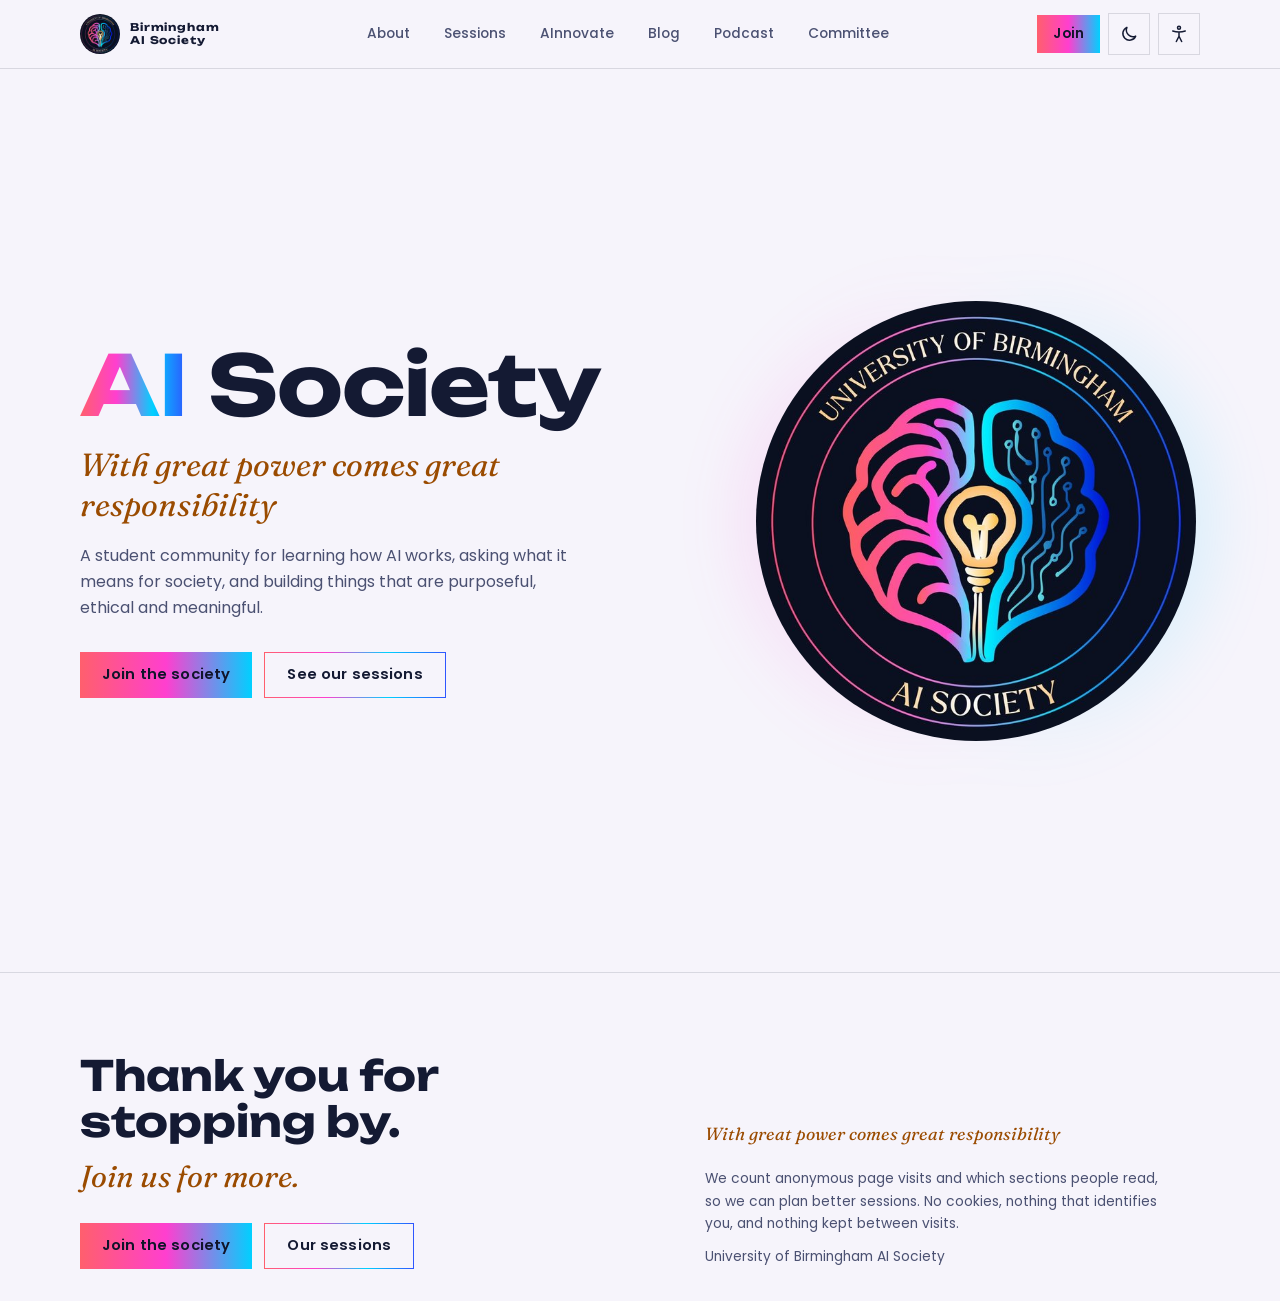
<file: index.html>
<!doctype html>
<html lang="en-GB" data-theme="dark">
<head>
<meta charset="utf-8">
<meta name="viewport" content="width=device-width, initial-scale=1, viewport-fit=cover">
<title>Birmingham AI Society</title>
<meta name="description" content="The University of Birmingham AI Society. Sessions, the AInnovate award, our podcast and weekly AI news. With great power comes great responsibility.">
<meta name="theme-color" content="#0a1020">
<meta property="og:title" content="Birmingham AI Society">
<meta property="og:description" content="With great power comes great responsibility.">
<meta property="og:image" content="assets/img/logo.jpg">
<link rel="icon" href="assets/img/logo-mark.jpg">
<link rel="apple-touch-icon" href="assets/img/apple-touch-icon.png">
<script>
/* Apply saved theme and accessibility settings before first paint. */
(function () {
  var d = document.documentElement, s = {};
  try { s = JSON.parse(localStorage.getItem("ais-prefs") || "{}"); } catch (e) {}
  var t = s.theme || "system";
  if (t === "system") t = window.matchMedia && matchMedia("(prefers-color-scheme: light)").matches ? "light" : "dark";
  d.dataset.theme = t;
  if (s.font) d.dataset.font = s.font;
  if (s.size) d.dataset.size = s.size;
  if (s.spacing) d.dataset.spacing = "wide";
  if (s.contrast) d.dataset.contrast = "high";
  if (s.calm) d.dataset.calm = "on";
  if (s.night) d.style.setProperty("--nl", String(s.nightLevel || 0.28));
})();
</script>
<link rel="preconnect" href="https://fonts.googleapis.com">
<link rel="preconnect" href="https://fonts.gstatic.com" crossorigin>
<link rel="stylesheet" href="https://fonts.googleapis.com/css2?family=Fraunces:ital,opsz,wght@0,9..144,500;1,9..144,400;1,9..144,500&family=Lexend:wght@400;600&family=Poppins:wght@400;500;600&display=swap">
<link rel="stylesheet" href="assets/css/site.css">
</head>
<body>
<a class="skip" href="#main">Skip to content</a>

<header class="top">
  <div class="top-in">
    <a class="brand" href="#home" data-nav="home">
      <img src="assets/img/logo-mark.jpg" alt="" width="40" height="40">
      <span>Birmingham<br>AI Society</span>
    </a>

    <nav class="nav" id="nav" aria-label="Sections">
      <ul id="nav-list"></ul>
    </nav>

    <div class="tools">
      <a class="btn btn-small join-quick" href="#join" data-nav="join">Join</a>
      <button class="icon-btn" id="theme-btn" type="button" aria-label="Switch to light mode">
        <svg class="i-sun" viewBox="0 0 24 24" aria-hidden="true"><circle cx="12" cy="12" r="4.2"/><path d="M12 2.5v2.2M12 19.3v2.2M2.5 12h2.2M19.3 12h2.2M5.3 5.3l1.6 1.6M17.1 17.1l1.6 1.6M5.3 18.7l1.6-1.6M17.1 6.9l1.6-1.6"/></svg>
        <svg class="i-moon" viewBox="0 0 24 24" aria-hidden="true"><path d="M20 14.5A8 8 0 0 1 9.5 4a8 8 0 1 0 10.5 10.5z"/></svg>
      </button>
      <button class="icon-btn" id="a11y-btn" type="button" aria-haspopup="dialog" aria-controls="a11y" aria-expanded="false" aria-label="Accessibility settings">
        <svg viewBox="0 0 24 24" aria-hidden="true"><circle cx="12" cy="4.5" r="1.8"/><path d="M4.5 8.5c2.4.8 4.9 1.2 7.5 1.2s5.1-.4 7.5-1.2M12 9.7v5M12 14.7l-3.2 6.3M12 14.7l3.2 6.3"/></svg>
      </button>
      <button class="icon-btn menu-btn" id="menu-btn" type="button" aria-controls="nav" aria-expanded="false" aria-label="Open menu">
        <svg viewBox="0 0 24 24" aria-hidden="true"><path d="M4 7h16M4 12h16M4 17h16"/></svg>
      </button>
    </div>
  </div>
</header>

<main id="main" tabindex="-1">
  <section class="view" data-view="home" aria-labelledby="h-home"></section>
  <section class="view" data-view="about" aria-labelledby="h-about" hidden></section>
  <section class="view" data-view="sessions" aria-labelledby="h-sessions" hidden></section>
  <section class="view" data-view="ainnovate" aria-labelledby="h-ainnovate" hidden></section>
  <section class="view" data-view="blog" aria-labelledby="h-blog" hidden></section>
  <section class="view" data-view="podcast" aria-labelledby="h-podcast" hidden></section>
  <section class="view" data-view="committee" aria-labelledby="h-committee" hidden></section>
  <section class="view" data-view="join" aria-labelledby="h-join" hidden></section>
</main>

<footer class="foot">
  <div class="foot-in">
    <div class="thanks">
      <p class="thanks-line">Thank you for stopping by.</p>
      <p class="thanks-sub">Join us for more.</p>
      <div class="row-btns">
        <a class="btn" href="#join" data-nav="join">Join the society</a>
        <a class="btn btn-ghost" href="#sessions" data-nav="sessions">Our sessions</a>
      </div>
    </div>
    <div class="foot-meta">
      <p class="tagline-small">With great power comes great responsibility</p>
      <p id="guild"></p>
      <p class="privacy">We count anonymous page visits and which sections people read, so we can plan better sessions. No cookies, nothing that identifies you, and nothing kept between visits.</p>
      <p>University of Birmingham AI Society</p>
    </div>
  </div>
</footer>

<div class="nightlight" id="nightlight" aria-hidden="true"></div>
<div id="a11y-root"></div>

<script src="assets/js/content.js"></script>
<script src="assets/js/app.js"></script>
<script src="assets/js/a11y.js"></script>
<script src="assets/js/data.js"></script>
</body>
</html>
</file>
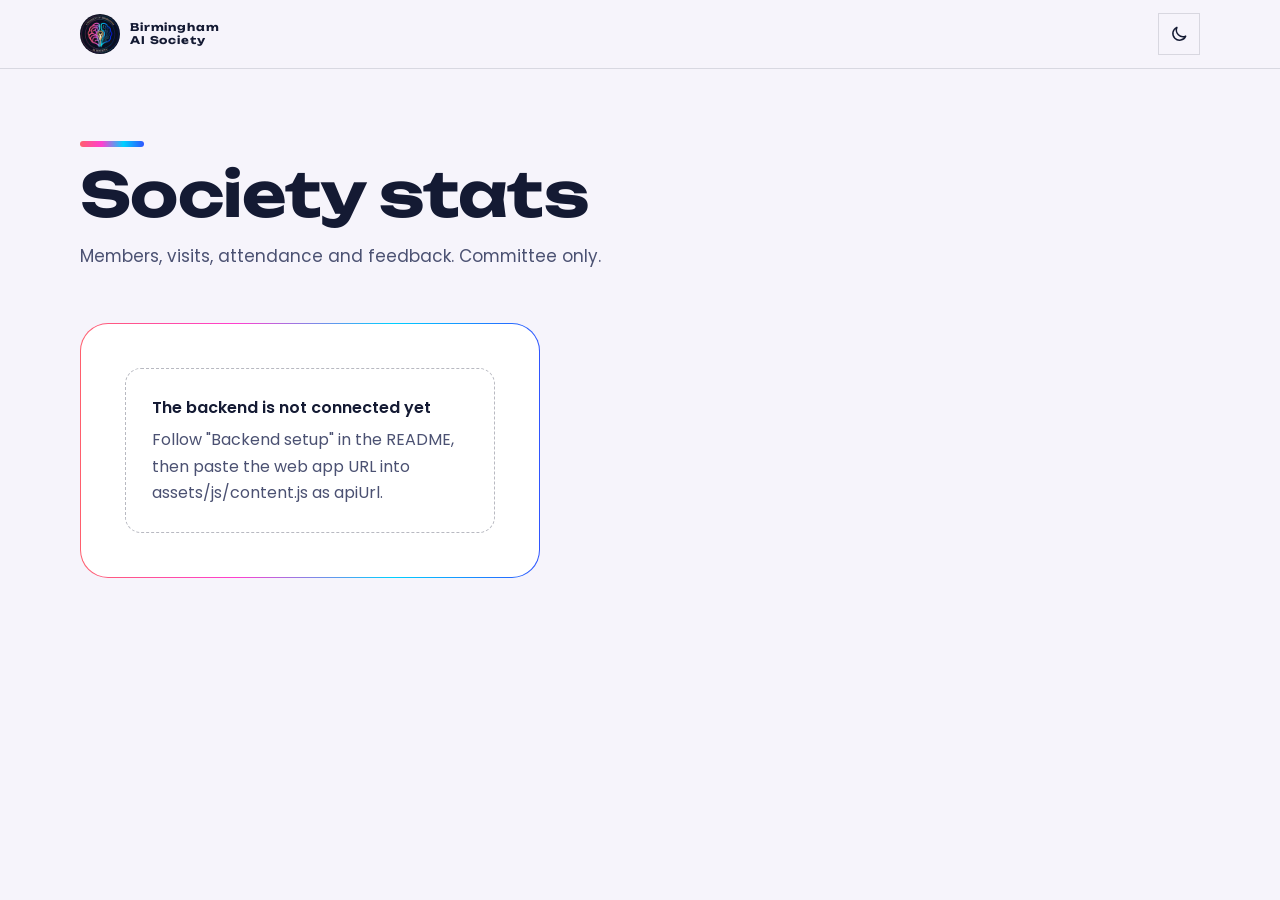
<file: stats.html>
<!doctype html>
<html lang="en-GB" data-theme="dark">
<head>
<meta charset="utf-8">
<meta name="viewport" content="width=device-width, initial-scale=1, viewport-fit=cover">
<meta name="robots" content="noindex, nofollow">
<title>Society Stats | Birmingham AI Society</title>
<link rel="icon" href="assets/img/logo-mark.jpg">
<script>
(function () {
  var d = document.documentElement, s = {};
  try { s = JSON.parse(localStorage.getItem("ais-prefs") || "{}"); } catch (e) {}
  var t = s.theme || "system";
  if (t === "system") t = window.matchMedia && matchMedia("(prefers-color-scheme: light)").matches ? "light" : "dark";
  d.dataset.theme = t;
  if (s.font) d.dataset.font = s.font;
  if (s.size) d.dataset.size = s.size;
  if (s.contrast) d.dataset.contrast = "high";
  if (s.calm) d.dataset.calm = "on";
})();
</script>
<link rel="preconnect" href="https://fonts.googleapis.com">
<link rel="preconnect" href="https://fonts.gstatic.com" crossorigin>
<link rel="stylesheet" href="https://fonts.googleapis.com/css2?family=Fraunces:ital,opsz,wght@1,9..144,400&family=Lexend:wght@400;600&family=Poppins:wght@400;500;600&display=swap">
<link rel="stylesheet" href="assets/css/site.css">
<link rel="stylesheet" href="assets/css/stats.css">
</head>
<body>
<header class="top">
  <div class="top-in">
    <a class="brand" href="./">
      <img src="assets/img/logo-mark.jpg" alt="" width="40" height="40">
      <span>Birmingham<br>AI Society</span>
    </a>
    <div style="flex:1"></div>
    <div class="tools">
      <button class="btn btn-plain btn-small" id="refresh" type="button" hidden>Refresh</button>
      <button class="btn btn-plain btn-small" id="signout" type="button" hidden>Lock</button>
      <button class="icon-btn" id="theme-btn" type="button" aria-label="Switch to light mode">
        <svg class="i-sun" viewBox="0 0 24 24" aria-hidden="true"><circle cx="12" cy="12" r="4.2"/><path d="M12 2.5v2.2M12 19.3v2.2M2.5 12h2.2M19.3 12h2.2M5.3 5.3l1.6 1.6M17.1 17.1l1.6 1.6M5.3 18.7l1.6-1.6M17.1 6.9l1.6-1.6"/></svg>
        <svg class="i-moon" viewBox="0 0 24 24" aria-hidden="true"><path d="M20 14.5A8 8 0 0 1 9.5 4a8 8 0 1 0 10.5 10.5z"/></svg>
      </button>
    </div>
  </div>
</header>

<main id="main" class="view">
  <div class="wrap">
    <header class="vh">
      <div class="vh-ring" aria-hidden="true"></div>
      <h1 class="vh-title">Society stats</h1>
      <p class="vh-lede" id="lede">Members, visits, attendance and feedback. Committee only.</p>
    </header>

    <form id="gate" class="ring gate" novalidate>
      <div class="field"><label for="key">Committee passcode</label><input id="key" type="password" autocomplete="current-password" required></div>
      <div class="msg" id="gate-msg" role="alert" hidden></div>
      <div><button class="btn" type="submit" id="gate-btn">Open stats</button></div>
    </form>

    <div id="dash" hidden></div>
  </div>
</main>

<div class="tip" id="tip" role="tooltip" hidden></div>
<script src="assets/js/content.js"></script>
<script src="assets/js/stats.js"></script>
</body>
</html>
</file>
<file: assets/css/site.css>
/* Birmingham AI Society
   Layout concept: the logo's double ring is the navigation. One view at a time,
   each opening with its title set large; quiet surfaces everywhere else. */

@font-face { font-family: "OpenDyslexic"; src: url("../fonts/opendyslexic-latin-400-normal.woff2") format("woff2"); font-weight: 400; font-display: swap; }
@font-face { font-family: "OpenDyslexic"; src: url("../fonts/opendyslexic-latin-700-normal.woff2") format("woff2"); font-weight: 600 700; font-display: swap; }
/* The society's own fonts are used when installed on the device. Send the font files to self-host them. */
@font-face { font-family: "Bicubik"; src: local("Bicubik"); font-display: swap; }
@font-face { font-family: "Unbounded"; src: url("../fonts/unbounded-latin-600-normal.woff2") format("woff2"); font-weight: 600; font-display: swap; }
@font-face { font-family: "Unbounded"; src: url("../fonts/unbounded-latin-700-normal.woff2") format("woff2"); font-weight: 700; font-display: swap; }
@font-face { font-family: "Larken"; src: local("Larken"); font-display: swap; }

/* ---------- Tokens ---------- */
:root {
  /* brand, from the logo */
  --coral: #ff5f6d;
  --magenta: #ff3fcf;
  --cyan: #00d0ff;
  --blue: #2f55ff;
  --cream: #ffdfb5;

  /* dark theme (default) */
  --bg: #0a1020;
  --surface: #0f1830;
  --surface-2: #162142;
  --fg: #ffdfb5;
  --fg-2: #c9b79d;
  --fg-on-accent: #0a1020;
  --line: rgba(255, 223, 181, 0.15);
  --line-strong: rgba(255, 223, 181, 0.32);
  --link: #6fe0ff;
  --tag: #8fe8ff;
  --warm: #ffc57a;
  --ok: #6fe0ff;
  --err: #ff98a2;
  --hl: rgba(255, 63, 207, 0.22);
  --glow-a: rgba(255, 63, 207, 0.24);
  --glow-b: rgba(0, 208, 255, 0.22);

  --grad: linear-gradient(90deg, var(--coral), var(--magenta) 34%, var(--cyan) 68%, var(--blue));
  --grad-btn: linear-gradient(90deg, var(--coral), var(--magenta) 50%, var(--cyan));
  --grad-soft: linear-gradient(120deg, rgba(255, 63, 207, 0.16), rgba(47, 85, 255, 0.2));

  --f-display: "Bicubik", "Unbounded", "Arial Black", system-ui, sans-serif;
  --f-serif: "Larken", "Fraunces", Georgia, serif;
  --f-body: "Poppins", system-ui, -apple-system, "Segoe UI", sans-serif;

  --r-s: 10px;
  --r-m: 16px;
  --r-l: 28px;
  --r-btn: 0;   /* buttons, nav and choice pills: sharp corners */
  --gutter: max(16px, env(safe-area-inset-left, 0px));
  --gutter-r: max(16px, env(safe-area-inset-right, 0px));
  --max: 1120px;
  --ease: cubic-bezier(.2, .7, .2, 1);
  --nl: 0;
  color-scheme: dark;
}

:root[data-theme="light"] {
  --bg: #f6f4fb;
  --surface: #ffffff;
  --surface-2: #ece8f6;
  --fg: #141a33;
  --fg-2: #4b5172;
  --fg-on-accent: #10142a;
  --line: rgba(20, 26, 51, 0.13);
  --line-strong: rgba(20, 26, 51, 0.3);
  --link: #1f3fd1;
  --tag: #0067a3;
  --warm: #9a4b00;
  --ok: #0067a3;
  --err: #b4122e;
  --hl: rgba(181, 23, 158, 0.16);
  --glow-a: rgba(255, 63, 207, 0.16);
  --glow-b: rgba(0, 208, 255, 0.16);
  --grad-soft: linear-gradient(120deg, rgba(255, 63, 207, 0.1), rgba(47, 85, 255, 0.12));
  color-scheme: light;
}

/* High contrast: solid colours, no gradients behind text */
:root[data-contrast="high"] {
  --bg: #000;
  --surface: #000;
  --surface-2: #111;
  --fg: #fff;
  --fg-2: #fff;
  --fg-on-accent: #000;
  --line: #fff;
  --line-strong: #fff;
  --link: #7fe9ff;
  --tag: #7fe9ff;
  --warm: #ffd27f;
  --grad: linear-gradient(#7fe9ff, #7fe9ff);
  --grad-btn: linear-gradient(#ffd27f, #ffd27f);
  --grad-soft: none;
  --glow-a: transparent;
  --glow-b: transparent;
  --hl: #333;
}
:root[data-contrast="high"][data-theme="light"] {
  --bg: #fff;
  --surface: #fff;
  --surface-2: #f0f0f0;
  --fg: #000;
  --fg-2: #000;
  --fg-on-accent: #fff;
  --line: #000;
  --line-strong: #000;
  --link: #0000c8;
  --tag: #0000c8;
  --warm: #6a2c00;
  --grad: linear-gradient(#0000c8, #0000c8);
  --grad-btn: linear-gradient(#000, #000);
  --hl: #ffe55c;
}

/* Reading fonts */
:root[data-font="lexend"] { --f-body: "Lexend", system-ui, sans-serif; --f-display: "Lexend", system-ui, sans-serif; --f-serif: "Lexend", system-ui, sans-serif; }
:root[data-font="dyslexic"] { --f-body: "OpenDyslexic", "Lexend", sans-serif; --f-display: "OpenDyslexic", "Lexend", sans-serif; --f-serif: "OpenDyslexic", "Lexend", sans-serif; }

/* Text size */
:root[data-size="115"] { font-size: 115%; }
:root[data-size="130"] { font-size: 130%; }

/* ---------- Base ---------- */
*, *::before, *::after { box-sizing: border-box; }
html { -webkit-text-size-adjust: 100%; }
body {
  margin: 0;
  background: var(--bg);
  color: var(--fg);
  font-family: var(--f-body);
  font-size: 1rem;
  line-height: 1.65;
  min-height: 100vh;
  display: flex;
  flex-direction: column;
  overflow-x: hidden;
}
:root[data-spacing="wide"] main, :root[data-spacing="wide"] .foot { line-height: 1.95; letter-spacing: 0.02em; word-spacing: 0.08em; }
:root[data-spacing="wide"] main p, :root[data-spacing="wide"] main li { max-width: 60ch; }
:root[data-font="dyslexic"] .nav a, :root[data-font="lexend"] .nav a { padding: 0 10px; font-size: 0.8rem; }

img { max-width: 100%; display: block; }
a { color: var(--link); text-underline-offset: 3px; }
h1, h2, h3, h4 { margin: 0; text-wrap: balance; font-weight: 600; }
p { margin: 0; }
ul, ol { margin: 0; padding: 0; }
:focus-visible { outline: 3px solid var(--link); outline-offset: 3px; border-radius: 6px; }
[hidden] { display: none !important; }

.skip { position: absolute; left: 12px; top: -60px; z-index: 50; padding: 10px 16px; background: var(--fg); color: var(--bg); border-radius: var(--r-s); font-weight: 600; text-decoration: none; }
.skip:focus { top: calc(12px + env(safe-area-inset-top, 0px)); }
.sr { position: absolute; width: 1px; height: 1px; overflow: hidden; clip: rect(0 0 0 0); white-space: nowrap; }

.wrap, .top-in, .foot-in {
  max-width: var(--max);
  margin-inline: auto;
  padding-left: var(--gutter);
  padding-right: var(--gutter-r);
  box-sizing: content-box;
}

/* ---------- Buttons ---------- */
.btn {
  display: inline-flex; align-items: center; justify-content: center; gap: 8px;
  min-height: 46px; padding: 0 22px; border-radius: var(--r-btn); border: 0;
  font: 600 0.92rem/1 var(--f-body); letter-spacing: 0.01em;
  color: var(--fg-on-accent); background: var(--grad-btn);
  text-decoration: none; cursor: pointer;
  transition: filter .2s var(--ease), transform .2s var(--ease);
}
.btn:hover { filter: brightness(1.07); }
.btn:active { transform: translateY(1px); }
.btn[disabled] { opacity: .55; cursor: not-allowed; }
.btn-ghost {
  color: var(--fg);
  background: linear-gradient(var(--bg), var(--bg)) padding-box, var(--grad) border-box;
  border: 1.5px solid transparent;
}
.btn-small { min-height: 38px; padding: 0 16px; font-size: 0.84rem; }
.btn-plain { background: transparent; color: var(--fg); border: 1px solid var(--line-strong); }
.row-btns { display: flex; flex-wrap: wrap; gap: 12px; }

.icon-btn {
  width: 42px; height: 42px; border-radius: var(--r-btn); display: inline-grid; place-items: center;
  background: transparent; border: 1px solid var(--line); color: var(--fg); cursor: pointer;
}
.icon-btn:hover { border-color: var(--line-strong); background: var(--surface); }
.icon-btn svg { width: 20px; height: 20px; fill: none; stroke: currentColor; stroke-width: 1.8; stroke-linecap: round; stroke-linejoin: round; }
:root[data-theme="dark"] .i-moon, :root[data-theme="light"] .i-sun { display: none; }

/* ---------- Header + nav ---------- */
.top {
  position: sticky; top: 0; z-index: 30;
  padding-top: env(safe-area-inset-top, 0px);
  border-bottom: 1px solid var(--line);
}
/* Blur lives on a pseudo-element: backdrop-filter on .top itself would trap the fixed mobile menu inside the header. */
.top::before {
  content: ""; position: absolute; inset: 0; z-index: -1;
  background: color-mix(in srgb, var(--bg) 88%, transparent);
  -webkit-backdrop-filter: blur(14px); backdrop-filter: blur(14px);
}
.top-in { display: flex; align-items: center; gap: 18px; min-height: 68px; }
.brand { display: flex; align-items: center; gap: 10px; text-decoration: none; color: var(--fg); flex: none; }
.brand img { width: 40px; height: 40px; border-radius: 50%; }
.brand span { font-family: var(--f-display); font-size: 0.66rem; line-height: 1.25; letter-spacing: 0.08em; font-weight: 700; }

.nav { flex: 1; min-width: 0; }
.nav ul { list-style: none; display: flex; flex-wrap: wrap; gap: 4px; justify-content: center; }
.nav a {
  display: inline-flex; align-items: center; min-height: 38px; padding: 0 14px;
  border-radius: var(--r-btn); border: 1.5px solid transparent;
  color: var(--fg-2); text-decoration: none; font-size: 0.86rem; font-weight: 500; white-space: nowrap;
  transition: color .2s var(--ease), background-color .2s var(--ease);
}
.nav a:hover { color: var(--fg); background: var(--surface); }
.nav a[aria-current="page"] {
  color: var(--fg);
  background: linear-gradient(var(--bg), var(--bg)) padding-box, var(--grad) border-box;
}
.tools { display: flex; align-items: center; gap: 8px; flex: none; }
.menu-btn { display: none; }

@media (min-width: 1121px) { .nav .mobile-only { display: none; } }
@media (max-width: 1120px) {
  .menu-btn { display: inline-grid; }
  .top-in { justify-content: space-between; }
  .nav {
    position: fixed; left: 0; right: 0; top: calc(68px + env(safe-area-inset-top, 0px)); bottom: 0;
    background: var(--bg); border-top: 1px solid var(--line);
    padding: 20px var(--gutter-r) calc(24px + env(safe-area-inset-bottom, 0px)) var(--gutter);
    overflow-y: auto; display: none;
  }
  .nav.open { display: block; }
  .nav ul { flex-direction: column; align-items: stretch; gap: 6px; max-width: 520px; margin: 0 auto; }
  .nav a { display: flex; width: 100%; min-height: 54px; padding: 0 20px; font-size: 1.05rem; border-color: var(--line); }
  body.menu-open { overflow: hidden; }
}
@media (max-width: 420px) {
  .brand span { display: none; }
  .tools { gap: 6px; }
}

/* ---------- Views ---------- */
main { flex: 1; outline: none; }
.view { padding-block: clamp(32px, 6vw, 72px) clamp(56px, 8vw, 96px); }
.view.entering .vh-title { animation: ring-in .55s var(--ease) both; }
@keyframes ring-in { from { opacity: .001; transform: translateY(10px); letter-spacing: .02em; } to { opacity: 1; transform: none; } }
:root[data-calm="on"] *, :root[data-calm="on"] *::before, :root[data-calm="on"] *::after { animation: none !important; transition: none !important; scroll-behavior: auto !important; }
@media (prefers-reduced-motion: reduce) { *, *::before, *::after { animation: none !important; transition: none !important; } }

.vh { display: grid; gap: 16px; margin-bottom: clamp(28px, 4.5vw, 52px); max-width: 820px; }
.vh-title {
  font-family: var(--f-display); font-weight: 700; letter-spacing: 0.01em;
  font-size: clamp(1.9rem, 5.6vw, 3.8rem); line-height: 1.05; letter-spacing: -0.01em;
}
.vh-lede { color: var(--fg-2); font-size: 1.06rem; max-width: 62ch; }
.vh-ring { width: 64px; height: 6px; border-radius: 999px; background: var(--grad); }

.h2 { font-family: var(--f-display); font-weight: 700; font-size: clamp(1.15rem, 2.4vw, 1.5rem); line-height: 1.25; letter-spacing: 0.01em; }
.h3 { font-size: 1.08rem; font-weight: 600; }
.serif { font-family: var(--f-serif); font-weight: 500; }
.muted { color: var(--fg-2); }
.stack { display: grid; gap: 14px; align-content: start; }
.stack-l { display: grid; gap: clamp(28px, 4vw, 48px); align-content: start; }
.prose { display: grid; gap: 14px; max-width: 66ch; }

/* surfaces */
.panel { background: var(--surface); border: 1px solid var(--line); border-radius: var(--r-m); padding: clamp(20px, 3vw, 30px); }
.ring {
  border: 1.5px solid transparent; border-radius: var(--r-l);
  background: linear-gradient(var(--surface), var(--surface)) padding-box, var(--grad) border-box;
  padding: clamp(22px, 4vw, 44px);
}
.empty {
  border: 1.5px dashed var(--line-strong); border-radius: var(--r-m); padding: 26px;
  color: var(--fg-2); display: grid; gap: 6px;
}
.empty strong { color: var(--fg); font-weight: 600; }

/* meta chips: date / time / room */
.chips { display: flex; flex-wrap: wrap; gap: 8px; }
.chip {
  display: inline-flex; align-items: center; gap: 8px; min-height: 36px; padding: 0 14px; border-radius: var(--r-btn);
  background: var(--surface-2); border: 1px solid var(--line); font-size: 0.86rem; font-weight: 500;
}
.chip svg { width: 16px; height: 16px; fill: none; stroke: var(--warm); stroke-width: 1.8; stroke-linecap: round; stroke-linejoin: round; flex: none; }
.tag { font-size: 0.8rem; font-weight: 600; color: var(--tag); }

/* ---------- Home ---------- */
.hero { display: grid; grid-template-columns: minmax(0, 1.15fr) minmax(0, .85fr); gap: clamp(24px, 5vw, 72px); align-items: center; }
.hero-title { font-family: var(--f-display); font-weight: 700; font-size: clamp(2.5rem, 7.4vw, 5.2rem); line-height: 1; letter-spacing: -0.01em; }
.hero-title .grad {
  background: var(--grad); -webkit-background-clip: text; background-clip: text; color: transparent;
}
:root[data-contrast="high"] .hero-title .grad { color: var(--fg); background: none; }
.tagline { font-family: var(--f-serif); font-style: italic; font-weight: 400; font-size: clamp(1.35rem, 2.9vw, 2rem); line-height: 1.25; color: var(--warm); margin-top: 18px; max-width: 26ch; }
.hero-sub { margin-top: 18px; color: var(--fg-2); max-width: 50ch; }
.hero .row-btns { margin-top: 30px; }
.logo-ring { position: relative; width: min(100%, 440px); aspect-ratio: 1; justify-self: center; }
.logo-ring::before {
  content: ""; position: absolute; inset: -6%; border-radius: 50%;
  background: radial-gradient(circle at 30% 50%, var(--glow-a), transparent 60%), radial-gradient(circle at 72% 50%, var(--glow-b), transparent 60%);
  filter: blur(26px);
}
.logo-ring img { position: relative; width: 100%; height: 100%; border-radius: 50%; }

.home-grid { margin-top: clamp(40px, 6vw, 72px); display: grid; grid-template-columns: minmax(0, 1.25fr) minmax(0, 1fr); gap: 20px; align-items: start; }
.home-links { display: grid; gap: 0; border-top: 1px solid var(--line); }
.home-links a {
  display: grid; grid-template-columns: 1fr auto; gap: 14px; align-items: center; padding: 18px 4px;
  border-bottom: 1px solid var(--line); text-decoration: none; color: var(--fg);
}
.home-links a:hover .hl-t { color: var(--link); }
.hl-t { font-weight: 600; }
.hl-d { color: var(--fg-2); font-size: 0.9rem; grid-column: 1; }
.hl-dot { grid-row: 1 / span 2; grid-column: 2; width: 14px; height: 14px; border-radius: 50%; border: 2px solid transparent; background: linear-gradient(var(--bg), var(--bg)) padding-box, var(--grad) border-box; }

/* next session card */
.next-card { display: grid; gap: 16px; align-content: start; }
.next-card .h2 { font-size: clamp(1.25rem, 2.8vw, 1.9rem); }

/* ---------- About ---------- */
.about-cols { display: grid; grid-template-columns: repeat(3, minmax(0, 1fr)); gap: clamp(20px, 3vw, 36px); }
.about-cols > div { border-top: 2px solid transparent; border-image: var(--grad) 1; padding-top: 18px; display: grid; gap: 8px; align-content: start; }
.story { display: grid; grid-template-columns: minmax(0, .8fr) minmax(0, 1.3fr); gap: clamp(20px, 4vw, 56px); }
.story .serif { font-size: clamp(1.6rem, 3.2vw, 2.4rem); line-height: 1.15; font-style: italic; color: var(--warm); }

/* ---------- Sessions ---------- */
.session { display: grid; grid-template-columns: minmax(0, .75fr) minmax(0, 1.4fr); gap: clamp(20px, 4vw, 48px); padding-block: clamp(26px, 4vw, 40px); border-top: 1px solid var(--line); }
.session:first-child { border-top: 0; padding-top: 0; }
.session .chips { flex-direction: column; align-items: flex-start; margin-top: 16px; }
.points { list-style: none; display: grid; gap: 10px; margin-top: 16px; }
.points li { display: grid; grid-template-columns: 14px 1fr; gap: 12px; align-items: baseline; }
.points li::before { content: ""; width: 10px; height: 10px; border-radius: 50%; border: 2px solid var(--cyan); transform: translateY(1px); }
:root[data-theme="light"] .points li::before { border-color: var(--tag); }
.mat { margin-top: 22px; display: grid; gap: 10px; }
.mat-list { display: flex; flex-wrap: wrap; gap: 8px; }
.mat-list a { display: inline-flex; align-items: center; min-height: 38px; padding: 0 14px; border-radius: var(--r-btn); border: 1px solid var(--line-strong); text-decoration: none; color: var(--fg); font-size: 0.88rem; }
.mat-list a:hover { border-color: var(--link); }
.fb-wrap { margin-top: 22px; }
.fb { margin-top: 16px; background: var(--surface); border: 1px solid var(--line); border-radius: var(--r-m); padding: clamp(18px, 3vw, 26px); }

/* ---------- Forms ---------- */
.form { display: grid; gap: 18px; }
.field { display: grid; gap: 6px; }
.field label, .lab { font-size: 0.88rem; font-weight: 500; color: var(--fg); }
.opt { color: var(--fg-2); font-weight: 400; }
input[type="text"], input[type="email"], input[type="number"], input[type="password"], input[type="date"], select, textarea {
  width: 100%; min-height: 48px; font: 400 1rem/1.5 var(--f-body); color: var(--fg);
  background: var(--bg); border: 1px solid var(--line-strong); border-radius: 12px; padding: 11px 14px;
}
textarea { min-height: 104px; resize: vertical; }
select {
  appearance: none; padding-right: 40px;
  background-image: linear-gradient(45deg, transparent 50%, var(--fg) 50%), linear-gradient(135deg, var(--fg) 50%, transparent 50%);
  background-position: calc(100% - 22px) 55%, calc(100% - 16px) 55%; background-size: 6px 6px; background-repeat: no-repeat;
}
input:focus-visible, select:focus-visible, textarea:focus-visible { outline: 3px solid var(--link); outline-offset: 1px; }
input[aria-invalid="true"], select[aria-invalid="true"] { border-color: var(--err); }
.two { display: grid; grid-template-columns: repeat(2, minmax(0, 1fr)); gap: 16px; }
.seg { display: flex; flex-wrap: wrap; gap: 8px; border: 0; padding: 0; margin: 0; }
.seg legend { padding: 0; margin-bottom: 8px; font-size: 0.88rem; font-weight: 500; }
.seg input { position: absolute; opacity: 0; width: 1px; height: 1px; }
.seg label { display: inline-flex; align-items: center; min-height: 40px; padding: 0 16px; border-radius: var(--r-btn); border: 1px solid var(--line-strong); cursor: pointer; font-size: 0.9rem; }
.seg input:checked + label { background: var(--grad-btn); color: var(--fg-on-accent); border-color: transparent; font-weight: 600; }
.seg input:focus-visible + label { outline: 3px solid var(--link); outline-offset: 2px; }
.check { display: grid; grid-template-columns: 24px 1fr; gap: 10px; align-items: start; font-size: 0.9rem; color: var(--fg-2); }
.check input { width: 20px; height: 20px; margin-top: 2px; accent-color: var(--magenta); }
.note { font-size: 0.86rem; color: var(--fg-2); }
.msg { font-size: 0.94rem; padding: 12px 16px; border-radius: 12px; border: 1px solid var(--line-strong); }
.msg.err { border-color: var(--err); color: var(--err); }
.msg.ok { border-color: var(--ok); }

/* ---------- Join ---------- */
.join { display: grid; grid-template-columns: minmax(0, .8fr) minmax(0, 1.2fr); gap: clamp(24px, 4vw, 60px); }
.join .serif { font-style: italic; font-size: clamp(1.7rem, 3.4vw, 2.5rem); line-height: 1.15; color: var(--warm); }

/* ---------- Blog ---------- */
.filters { display: flex; flex-wrap: wrap; gap: 8px; margin-bottom: 26px; }
.filters button { min-height: 38px; padding: 0 16px; border-radius: var(--r-btn); border: 1px solid var(--line-strong); background: transparent; color: var(--fg); font: 500 0.86rem var(--f-body); cursor: pointer; }
.filters button[aria-pressed="true"] { background: var(--fg); color: var(--bg); border-color: var(--fg); }
.posts { display: grid; }
.post { display: grid; grid-template-columns: 150px minmax(0, 1fr); gap: clamp(16px, 3vw, 40px); padding-block: 28px; border-top: 1px solid var(--line); }
.post:first-child { border-top: 0; padding-top: 0; }
.post-meta { display: grid; gap: 4px; align-content: start; font-size: 0.86rem; color: var(--fg-2); }
.post h3 { font-family: var(--f-serif); font-weight: 500; font-size: clamp(1.4rem, 2.6vw, 1.85rem); line-height: 1.2; }
.post .prose { margin-top: 12px; color: var(--fg-2); }

/* ---------- People ---------- */
.people { display: grid; grid-template-columns: repeat(auto-fill, minmax(min(100%, 240px), 1fr)); gap: clamp(20px, 3vw, 32px); }
.person { display: grid; gap: 12px; align-content: start; }
.avatar {
  width: 112px; height: 112px; border-radius: 50%; padding: 3px; background: var(--grad);
}
.avatar > * { width: 100%; height: 100%; border-radius: 50%; object-fit: cover; background: var(--surface-2); display: grid; place-items: center; font-family: var(--f-display); font-weight: 700; font-size: 1.4rem; color: var(--fg); }
.person .role { color: var(--tag); font-size: 0.88rem; font-weight: 500; }
.person p { color: var(--fg-2); font-size: 0.95rem; }

.episode { display: grid; grid-template-columns: 132px minmax(0, 1fr); gap: clamp(18px, 3vw, 36px); padding-block: 28px; border-top: 1px solid var(--line); }
.episode:first-child { border-top: 0; padding-top: 0; }
.episode audio, .episode video { width: 100%; margin-top: 14px; }

/* ---------- AInnovate ---------- */
.award {
  position: relative; overflow: hidden; border-radius: var(--r-l); padding: clamp(26px, 5vw, 56px);
  background: var(--grad-soft), var(--surface); border: 1.5px solid transparent;
  background-clip: padding-box;
  display: grid; grid-template-columns: minmax(0, 1.3fr) minmax(0, .7fr); gap: clamp(20px, 4vw, 48px); align-items: center;
}
.award::after { content: ""; position: absolute; inset: 0; border-radius: inherit; padding: 1.5px; background: var(--grad); -webkit-mask: linear-gradient(#000 0 0) content-box, linear-gradient(#000 0 0); -webkit-mask-composite: xor; mask-composite: exclude; pointer-events: none; }
.award-title { font-family: var(--f-display); font-weight: 700; font-size: clamp(1.8rem, 5vw, 3.2rem); line-height: 1.05; }
.award-prize { display: grid; gap: 6px; text-align: left; }
.award-prize .big { font-family: var(--f-serif); font-style: italic; font-size: clamp(1.6rem, 3.4vw, 2.4rem); line-height: 1.1; color: var(--warm); }
.ai-cols { display: grid; grid-template-columns: repeat(2, minmax(0, 1fr)); gap: clamp(24px, 4vw, 48px); }
.timeline { list-style: none; counter-reset: t; display: grid; gap: 0; }
.timeline li { counter-increment: t; display: grid; grid-template-columns: 44px 1fr; gap: 14px; padding-block: 14px; border-bottom: 1px solid var(--line); }
.timeline li::before { content: counter(t); width: 34px; height: 34px; border-radius: 50%; display: grid; place-items: center; font-weight: 600; font-size: 0.9rem; border: 2px solid transparent; background: linear-gradient(var(--bg), var(--bg)) padding-box, var(--grad) border-box; }
.timeline b { display: block; font-weight: 600; }
.timeline span { color: var(--fg-2); font-size: 0.92rem; }
.rules { list-style: disc; padding-left: 1.2em; display: grid; gap: 8px; color: var(--fg); }
.tiers { display: grid; grid-template-columns: repeat(auto-fit, minmax(min(100%, 220px), 1fr)); gap: 16px; }
.tier { display: grid; gap: 8px; align-content: start; }
.tier .h3 { font-family: var(--f-display); font-weight: 700; font-size: 1rem; }
.sponsor-logos { display: flex; flex-wrap: wrap; gap: 20px; align-items: center; }
.sponsor-logos img { height: 48px; width: auto; filter: grayscale(.2); }
.copy-row { display: flex; flex-wrap: wrap; gap: 10px; align-items: center; }
.copy-row code { font-family: var(--f-body); font-size: 1rem; padding: 10px 14px; border-radius: 10px; background: var(--surface-2); border: 1px solid var(--line); user-select: all; }

/* ---------- Footer ---------- */
.foot { border-top: 1px solid var(--line); padding-block: clamp(48px, 7vw, 80px) calc(32px + env(safe-area-inset-bottom, 0px)); }
.foot-in { display: grid; grid-template-columns: minmax(0, 1.2fr) minmax(0, 1fr); gap: 32px; align-items: end; }
.thanks-line { font-family: var(--f-display); font-weight: 700; font-size: clamp(1.5rem, 4vw, 2.6rem); line-height: 1.1; }
.thanks-sub { font-family: var(--f-serif); font-style: italic; font-size: clamp(1.3rem, 3vw, 1.9rem); color: var(--warm); margin: 6px 0 22px; }
.foot-meta { display: grid; gap: 10px; color: var(--fg-2); font-size: 0.86rem; }
.tagline-small { font-family: var(--f-serif); font-style: italic; font-size: 1.1rem; color: var(--warm); }
.privacy { max-width: 52ch; }

/* ---------- Night light ---------- */
.nightlight {
  position: fixed; inset: 0; z-index: 1000; pointer-events: none;
  background: rgba(255, 138, 40, var(--nl)); mix-blend-mode: multiply;
}

/* ---------- Accessibility panel ---------- */
.a11y-scrim { position: fixed; inset: 0; z-index: 60; background: rgba(5, 8, 18, .45); }
.a11y {
  position: fixed; z-index: 61; top: 0; right: 0; bottom: 0; width: min(420px, 100%);
  background: var(--bg); border-left: 1px solid var(--line-strong);
  padding: calc(20px + env(safe-area-inset-top, 0px)) var(--gutter-r) calc(24px + env(safe-area-inset-bottom, 0px)) 22px;
  overflow-y: auto; display: grid; gap: 22px; align-content: start;
  box-shadow: -20px 0 60px rgba(0, 0, 0, .35);
}
.a11y-head { display: flex; align-items: center; justify-content: space-between; gap: 12px; }
.a11y-head h2 { font-family: var(--f-display); font-size: 1.1rem; }
.a11y-group { display: grid; gap: 10px; padding-top: 18px; border-top: 1px solid var(--line); }
.a11y-group > .lab { font-weight: 600; }
.a11y-group .note { margin-top: -4px; }
.toggle { display: flex; align-items: center; justify-content: space-between; gap: 16px; min-height: 44px; cursor: pointer; }
.toggle input { position: absolute; opacity: 0; width: 1px; height: 1px; }
.toggle .sw { flex: none; width: 46px; height: 26px; border-radius: 999px; background: var(--surface-2); border: 1px solid var(--line-strong); position: relative; transition: background .2s; }
.toggle .sw::after { content: ""; position: absolute; top: 3px; left: 3px; width: 18px; height: 18px; border-radius: 50%; background: var(--fg-2); transition: transform .2s var(--ease), background .2s; }
.toggle input:checked + .sw { background: var(--grad-btn); border-color: transparent; }
.toggle input:checked + .sw::after { transform: translateX(20px); background: var(--fg-on-accent); }
.toggle input:focus-visible + .sw { outline: 3px solid var(--link); outline-offset: 2px; }
input[type="range"] { width: 100%; accent-color: var(--magenta); min-height: 32px; }
.tts-controls { display: flex; flex-wrap: wrap; gap: 8px; }
.reading { background: var(--hl); border-radius: 6px; box-shadow: 0 0 0 6px var(--hl); }
.a11y .seg label { min-height: 44px; }
.a11y .seg legend { font-weight: 600; width: 100%; }
.tts-bar {
  position: fixed; z-index: 55; left: 50%; transform: translateX(-50%);
  bottom: calc(16px + env(safe-area-inset-bottom, 0px));
  display: flex; align-items: center; gap: 10px; flex-wrap: wrap; justify-content: center;
  max-width: calc(100% - 32px); padding: 10px 12px 10px 18px; border-radius: var(--r-btn);
  background: var(--surface); border: 1.5px solid var(--line-strong); box-shadow: 0 12px 40px rgba(0, 0, 0, .35);
  font-size: 0.9rem; font-weight: 500;
}

/* ---------- Responsive ---------- */
@media (max-width: 860px) {
  .hero, .home-grid, .story, .session, .join, .award, .ai-cols, .foot-in { grid-template-columns: minmax(0, 1fr); }
  .about-cols { grid-template-columns: minmax(0, 1fr); }
  .logo-ring { order: -1; width: min(64%, 300px); }
  .two { grid-template-columns: minmax(0, 1fr); }
  .post, .episode { grid-template-columns: minmax(0, 1fr); gap: 10px; }
}
@media print { .top, .foot, .nightlight, #a11y-root { display: none; } }
/* headings that receive focus on navigation don't need a ring */
[tabindex="-1"]:focus, [tabindex="-1"]:focus-visible { outline: none; }

/* Landing page: hero fills the first screen, nothing cut off at the bottom */
.view[data-view="home"] { padding-block: 0; }
.home { min-height: calc(100svh - 69px - env(safe-area-inset-top, 0px)); display: grid; align-items: center; padding-block: clamp(24px, 4vh, 48px); }
.home .logo-ring { width: min(100%, 440px, 62svh); }
@media (max-width: 860px) { .home .logo-ring { width: min(64%, 280px, 34svh); } }

/* Next session panel at the top of Sessions */
.next-up { display: grid; grid-template-columns: minmax(0, 1.4fr) minmax(0, 1fr); gap: clamp(20px, 4vw, 48px); align-items: start; }
.next-up .chips { flex-direction: column; align-items: flex-start; }
.next-title { font-size: clamp(1.4rem, 3.4vw, 2.2rem); }
@media (max-width: 860px) { .next-up { grid-template-columns: minmax(0, 1fr); } }
.past-h { font-size: 0.95rem; font-weight: 600; color: var(--fg-2); padding-bottom: 14px; margin-bottom: clamp(22px, 3vw, 32px); border-bottom: 1px solid var(--line); }

/* ================= AInnovate: matches the AInnovate carousel posts ================= */
@font-face { font-family: "Playfair Display"; src: url("../fonts/playfair-display-latin-700-normal.woff2") format("woff2"); font-weight: 700; font-display: swap; }
@font-face { font-family: "Playfair Display"; src: url("../fonts/playfair-display-latin-700-italic.woff2") format("woff2"); font-weight: 700; font-style: italic; font-display: swap; }
@font-face { font-family: "Montserrat"; src: url("../fonts/montserrat-latin-600-normal.woff2") format("woff2"); font-weight: 600; font-display: swap; }
@font-face { font-family: "Montserrat"; src: url("../fonts/montserrat-latin-700-normal.woff2") format("woff2"); font-weight: 700; font-display: swap; }

.view[data-view="ainnovate"] {
  --ai-ink: #120f5a;
  --ai-ink-2: #1a1572;
  --ai-cream: #f3e5b5;
  --ai-gold: #f0c45c;
  --ai-white: #ffffff;
  --ai-soft: rgba(255, 255, 255, 0.2);
  --ai-line: rgba(255, 255, 255, 0.55);
  --ai-pill: linear-gradient(90deg, #5f88de 0%, #8a79dc 48%, #4b30b8 100%);
  --ai-pill-alt: linear-gradient(90deg, #a77ed9 0%, #7f4fd0 48%, #3a26a0 100%);
  --ai-pill-pink: linear-gradient(90deg, #a983dd 0%, #c587c9 100%);
  --ai-serif: "Playfair Display", Georgia, serif;
  --ai-sans: "Montserrat", var(--f-body);
  padding-block: 0;
  color: var(--ai-white);
  font-family: var(--ai-sans);
  background:
    radial-gradient(60% 45% at 100% 0%, rgba(126, 88, 196, 0.55), transparent 70%),
    radial-gradient(55% 40% at 0% 100%, rgba(52, 92, 214, 0.5), transparent 70%),
    linear-gradient(170deg, #0f0c4c 0%, var(--ai-ink) 45%, var(--ai-ink-2) 100%);
}
:root[data-font="lexend"] .view[data-view="ainnovate"], :root[data-font="dyslexic"] .view[data-view="ainnovate"] { --ai-serif: var(--f-display); --ai-sans: var(--f-body); }
.ainv { padding-block: clamp(28px, 5vw, 64px) clamp(56px, 8vw, 96px); }
.ainv .wrap { max-width: 880px; }

.deck { position: relative; display: grid; gap: 14px; outline: none; }
.deck-bars { display: grid; grid-template-columns: repeat(9, minmax(0, 1fr)); gap: 10px; }
.deck-bar { height: 22px; padding: 9px 0; border: 0; background: transparent; cursor: pointer; }
.deck-bar::before { content: ""; display: block; height: 4px; border-radius: 4px; background: var(--ai-soft); transition: background .3s var(--ease); }
.deck-bar.done::before { background: var(--ai-cream); }
.deck-bar.on::before { background: var(--ai-gold); }
.deck-bar:focus-visible { outline: 2px solid var(--ai-gold); outline-offset: 2px; }
.deck-meta { display: flex; justify-content: space-between; gap: 16px; font: 700 0.82rem/1.3 var(--ai-sans); letter-spacing: 0.16em; text-transform: uppercase; color: var(--ai-cream); }
.deck-count { letter-spacing: 0.08em; flex: none; }

.deck-stage { position: relative; min-height: clamp(520px, 66vh, 660px); display: grid; touch-action: pan-y; }
.slide { position: relative; display: grid; align-content: center; overflow: hidden; }
.slide:not([hidden]) { animation: slide-in .45s var(--ease) both; }
@keyframes slide-in { from { opacity: 0; transform: translateX(18px); } to { opacity: 1; transform: none; } }
.sl { position: relative; z-index: 1; display: grid; gap: clamp(14px, 2.2vw, 22px); align-content: start; padding-block: 18px; max-width: 760px; }
.sl-center { justify-items: center; text-align: center; margin-inline: auto; }
.sl-mid { align-content: center; }

.ai-h1 { font: 700 clamp(2rem, 5.6vw, 3.6rem)/1.08 var(--ai-serif); color: var(--ai-cream); letter-spacing: -0.01em; text-wrap: balance; }
.ai-xl { font-size: clamp(2.8rem, 8.5vw, 5.4rem); line-height: 1.02; }
.ai-h2 { font: 700 clamp(1.6rem, 4.4vw, 2.8rem)/1.12 var(--ai-serif); color: var(--ai-cream); text-wrap: balance; }
.ai-h3 { font: 700 clamp(1.5rem, 3.6vw, 2.3rem)/1.15 var(--ai-serif); color: var(--ai-cream); margin-top: 6px; }
.ai-small { font: 700 clamp(1.2rem, 2.6vw, 1.6rem)/1.2 var(--ai-sans); color: var(--ai-white); }
.ai-you { font: italic 700 clamp(5rem, 16vw, 9.5rem)/0.9 var(--ai-serif); color: var(--ai-gold); margin-block: -4px 6px; }
.ai-body { font: 700 clamp(1.05rem, 2.2vw, 1.35rem)/1.5 var(--ai-sans); color: var(--ai-white); max-width: 46ch; }
.ai-lead { font: 700 clamp(1.25rem, 3vw, 1.9rem)/1.4 var(--ai-sans); color: var(--ai-white); max-width: 34ch; }
.ai-kicker { font: 700 0.9rem/1.3 var(--ai-sans); letter-spacing: 0.2em; text-transform: uppercase; color: var(--ai-gold); }
.gold-t { color: var(--ai-gold); }
.cream-t { color: var(--ai-cream); }
.gold-i { font-family: var(--ai-serif); font-style: italic; color: var(--ai-gold); }
.ai-word { font: 700 clamp(2.6rem, 9vw, 5.6rem)/1 var(--ai-serif); color: var(--ai-white); letter-spacing: 0.01em; }
.ai-tagpill { justify-self: start; padding: 12px 34px; border-radius: 999px; border: 1.5px solid var(--ai-line); background: linear-gradient(90deg, #2a2391, #5b78e0); font: 700 clamp(0.95rem, 2vw, 1.2rem)/1.3 var(--ai-sans); }

/* pills */
.ai-list { list-style: none; display: grid; gap: 14px; }
.ai-row { display: grid; grid-template-columns: 44px minmax(0, 1fr); gap: 16px; align-items: center; }
.ai-ic svg { width: 40px; height: 40px; fill: none; stroke-width: 2; stroke-linecap: round; stroke-linejoin: round; }
.ai-pill {
  display: block; padding: 18px 32px; border-radius: 999px; border: 1.5px solid var(--ai-line);
  background: var(--ai-pill); color: var(--ai-white); font: 700 clamp(1.05rem, 2.3vw, 1.3rem)/1.35 var(--ai-sans);
}
.ai-pill.alt, .ai-pill.alt-first { background: var(--ai-pill-alt); }
.ai-pill.pink { background: var(--ai-pill-pink); color: #1a1460; }
.ai-pill-no { background: transparent; border: 2px dashed rgba(243, 229, 181, 0.7); color: var(--ai-cream); text-decoration: line-through; text-decoration-thickness: 2px; }
.ai-row:has(.ai-pill-no) .ai-ic svg { stroke: #e58fd6; }
.ai-row .ai-ic svg .tick-bg { fill: var(--ai-gold); stroke: none; }
.ai-row .ai-ic svg { stroke: #1a1460; }
.ai-row:has(.ai-pill-no) .ai-ic svg { stroke: #e58fd6; }
.ai-row .ai-ic svg path[d^="M4 12h15"] { stroke: var(--ai-cream); }

.ai-flow { list-style: none; display: flex; align-items: center; gap: 14px; flex-wrap: wrap; margin-top: 8px; }
.ai-flow .ai-pill { padding: 16px 28px; text-align: center; flex: 1 1 140px; border-radius: 999px; }
.ai-arrow svg { width: 30px; height: 30px; fill: none; stroke: var(--ai-cream); stroke-width: 2; stroke-linecap: round; stroke-linejoin: round; }

.ai-people { display: flex; flex-wrap: wrap; gap: clamp(10px, 2.4vw, 26px); }
.ai-people svg { width: clamp(48px, 8vw, 74px); height: auto; }
.ai-people .p0 svg, .ai-people .p4 svg { fill: #86b4f3; }
.ai-people .p1 svg, .ai-people .p5 svg { fill: #ad8ee8; }
.ai-people .p2 svg { fill: #e08fd0; }
.ai-people .p3 svg { fill: var(--ai-gold); }
.ai-datecard {
  justify-self: start; display: flex; align-items: center; gap: 18px; padding: 16px 28px; border-radius: 18px;
  border: 1.5px solid var(--ai-line); background: var(--ai-pill-pink); color: #1a1460;
}
.ai-datecard svg, .ai-detail svg { width: 44px; height: 44px; fill: none; stroke: currentColor; stroke-width: 1.8; stroke-linecap: round; stroke-linejoin: round; flex: none; }
.ai-datecard span { display: grid; font: 700 1rem/1.3 var(--ai-sans); }
.ai-datecard b { font-size: clamp(1.15rem, 2.6vw, 1.5rem); }

.ai-grid { list-style: none; display: grid; grid-template-columns: repeat(2, minmax(0, 1fr)); gap: 16px 22px; margin-top: 10px; }
.ai-grid .ai-pill { text-align: center; padding: 20px 18px; }

.ai-details { list-style: none; display: grid; gap: 14px; width: min(100%, 560px); }
.ai-detail { display: flex; align-items: center; gap: 20px; padding: 16px 30px; border-radius: 999px; border: 1.5px solid var(--ai-line); background: var(--ai-pill-pink); color: #1a1460; font: 700 clamp(1.05rem, 2.4vw, 1.4rem)/1.3 var(--ai-sans); text-align: left; }
.ai-detail svg { width: 32px; height: 32px; }
.ai-ctas { display: flex; flex-wrap: wrap; gap: 12px; justify-content: center; margin-top: 6px; }

.ai-cloud {
  position: absolute; inset: -10px -40px; z-index: 0; pointer-events: none; user-select: none;
  font: 600 clamp(1.2rem, 2.6vw, 1.75rem)/1.75 var(--ai-sans); color: rgba(150, 140, 255, 0.16); letter-spacing: 0.01em; word-spacing: 0.15em;
  -webkit-mask-image: linear-gradient(180deg, #000 40%, transparent 100%); mask-image: linear-gradient(180deg, #000 40%, transparent 100%);
}

/* deck footer + buttons */
.deck-foot { display: flex; align-items: center; justify-content: space-between; gap: 16px; padding-top: 6px; }
.deck-logo { width: 64px; height: 64px; border-radius: 50%; opacity: .95; flex: none; }
.deck-nav { display: flex; gap: 10px; flex-wrap: wrap; justify-content: flex-end; }
.ai-btn {
  display: inline-flex; align-items: center; justify-content: center; min-height: 52px; padding: 0 28px;
  border-radius: 999px; border: 1.5px solid #b8b0ff; cursor: pointer; text-decoration: none;
  background: linear-gradient(90deg, #2a2391, #5b78e0); color: var(--ai-cream);
  font: 700 clamp(0.95rem, 2vw, 1.1rem)/1 var(--ai-sans); letter-spacing: 0.02em;
}
.ai-btn:hover { filter: brightness(1.12); }
.ai-btn:focus-visible { outline: 3px solid var(--ai-gold); outline-offset: 3px; }
.ai-btn-ghost { background: transparent; border-color: var(--ai-line); color: var(--ai-white); }
.ai-btn-solid { background: var(--ai-gold); border-color: var(--ai-gold); color: #1a1460; }

/* sponsor block */
.ai-sponsor { margin-top: clamp(48px, 7vw, 84px); padding-top: clamp(36px, 5vw, 56px); border-top: 1px solid var(--ai-soft); display: grid; gap: 18px; }
.ai-tiers { list-style: none; display: grid; grid-template-columns: repeat(3, minmax(0, 1fr)); gap: 16px; margin-top: 6px; }
.ai-tier { padding: 22px 24px; border-radius: 24px; border: 1.5px solid var(--ai-line); background: rgba(255, 255, 255, 0.06); display: grid; gap: 8px; align-content: start; }
.ai-tier.lead { background: var(--ai-pill-alt); }
.ai-tier h3 { font: 700 1.35rem/1.2 var(--ai-serif); color: var(--ai-cream); }
.ai-tier p { font: 600 0.98rem/1.5 var(--ai-sans); color: var(--ai-white); }
.ai-sponsor .copy-row code { background: rgba(255, 255, 255, 0.08); border-color: var(--ai-line); color: var(--ai-white); }

@media (max-width: 700px) {
  .deck-bars { gap: 5px; }
  .deck-meta { font-size: 0.72rem; letter-spacing: 0.12em; }
  .deck-stage { min-height: 560px; }
  .ai-pill { padding: 14px 22px; }
  .ai-row { grid-template-columns: 34px minmax(0, 1fr); gap: 12px; }
  .ai-ic svg { width: 32px; height: 32px; }
  .ai-grid { grid-template-columns: minmax(0, 1fr); gap: 10px; }
  .ai-grid .ai-pill { padding: 14px 18px; }
  .ai-flow { flex-direction: column; align-items: stretch; }
  .ai-flow .ai-pill { flex: none; }
  .ai-arrow { align-self: center; transform: rotate(90deg); }
  .ai-tiers { grid-template-columns: minmax(0, 1fr); }
  .ai-tagpill { padding: 10px 22px; }
  .deck-logo { width: 48px; height: 48px; }
  .ai-detail { padding: 14px 22px; gap: 14px; }
}

/* High contrast: solid colours behind all text */
:root[data-contrast="high"] .view[data-view="ainnovate"] { background: #000; --ai-cream: #fff; --ai-gold: #ffd27f; --ai-pill: #000; --ai-pill-alt: #000; --ai-pill-pink: #000; --ai-line: #fff; }
:root[data-contrast="high"] .ai-pill.pink, :root[data-contrast="high"] .ai-datecard, :root[data-contrast="high"] .ai-detail { color: #fff; }
:root[data-contrast="high"] .ai-cloud { display: none; }
:root[data-contrast="high"] .ai-btn, :root[data-contrast="high"] .ai-tagpill { background: #000; color: #fff; }
:root[data-contrast="high"] .ai-btn-solid { background: #ffd27f; color: #000; }
.ai-btn-icon { width: 52px; padding: 0; flex: none; }
.ai-btn-icon svg { width: 22px; height: 22px; fill: none; stroke: currentColor; stroke-width: 2; stroke-linecap: round; stroke-linejoin: round; }
.deck-nav { flex-wrap: nowrap; }
.deck-nav .ai-btn { white-space: nowrap; }
@media (max-width: 700px) {
  .deck-nav .ai-btn { min-height: 46px; padding: 0 18px; font-size: 0.88rem; }
  .deck-nav .ai-btn-icon { width: 46px; padding: 0; }
}
.next-partners { color: var(--warm); font-weight: 600; margin-top: -4px; }
</file>
<file: assets/css/stats.css>
/* Committee stats dashboard. Chart colours validated for CVD and contrast
   against each theme's surface (dataviz validator). */
:root { --c1: #5b8cff; --c2: #e2479a; --grid: rgba(255, 223, 181, 0.1); }
:root[data-theme="light"] { --c1: #2747d6; --c2: #c2187f; --grid: rgba(20, 26, 51, 0.08); }
:root[data-contrast="high"] { --c1: var(--link); --c2: var(--warm); --grid: var(--line); }

.gate { max-width: 460px; display: grid; gap: 16px; }
.dash { display: grid; gap: 24px; }
.kpis { display: grid; grid-template-columns: repeat(4, minmax(0, 1fr)); gap: 16px; }
.kpi { background: var(--surface); border: 1px solid var(--line); border-radius: var(--r-m); padding: 18px 20px; display: grid; gap: 4px; align-content: start; }
.kpi .v { font-family: var(--f-display); font-weight: 700; font-size: clamp(1.7rem, 3.4vw, 2.4rem); line-height: 1.1; font-variant-numeric: tabular-nums; }
.kpi .l { color: var(--fg-2); font-size: 0.86rem; }
.kpi .s { color: var(--fg-2); font-size: 0.8rem; }

.grid2 { display: grid; grid-template-columns: repeat(2, minmax(0, 1fr)); gap: 24px; }
.card { background: var(--surface); border: 1px solid var(--line); border-radius: var(--r-m); padding: clamp(18px, 2.6vw, 26px); display: grid; gap: 14px; align-content: start; min-width: 0; }
.card h2 { font-size: 1.02rem; font-weight: 600; }
.card .sub { color: var(--fg-2); font-size: 0.86rem; margin-top: -8px; }
.chart { width: 100%; overflow-x: auto; }
.chart svg { display: block; width: 100%; height: auto; overflow: visible; }
.chart text { fill: var(--fg-2); font: 400 11px var(--f-body); }
.chart .val { fill: var(--fg); font-weight: 600; }
.chart .gl { stroke: var(--grid); stroke-width: 1; }
.chart .base { stroke: var(--line-strong); stroke-width: 1; }
.chart .hit { fill: transparent; cursor: default; }
.chart .hit:focus { outline: none; }
.chart .hit:focus-visible + .mark, .chart .hit:hover + .mark { opacity: .8; }

.hbars { display: grid; gap: 10px; }
.hbar { display: grid; grid-template-columns: minmax(90px, 140px) minmax(0, 1fr) auto; gap: 12px; align-items: center; font-size: 0.88rem; }
.hbar .track { height: 12px; }
.hbar .fill { height: 100%; background: var(--c1); border-radius: 0 4px 4px 0; min-width: 2px; }
.hbar .n { font-variant-numeric: tabular-nums; color: var(--fg); font-weight: 500; text-align: right; }
.hbar .n span { color: var(--fg-2); font-weight: 400; }

.tbl { overflow-x: auto; }
.tbl table { width: 100%; border-collapse: collapse; font-size: 0.88rem; min-width: 560px; }
.tbl th, .tbl td { text-align: left; padding: 9px 10px; border-bottom: 1px solid var(--line); vertical-align: top; }
.tbl th { color: var(--fg-2); font-weight: 600; font-size: 0.8rem; }
.tbl td.num, .tbl th.num { text-align: right; font-variant-numeric: tabular-nums; }

.quotes { display: grid; gap: 12px; }
.quote { border-left: 3px solid var(--c2); padding: 4px 0 4px 14px; display: grid; gap: 4px; font-size: 0.9rem; }
.quote .m { color: var(--fg-2); font-size: 0.8rem; }

.att-form { display: grid; grid-template-columns: minmax(0, 1.6fr) minmax(0, 1fr) minmax(0, .7fr); gap: 12px; align-items: end; }
.att-form .full { grid-column: 1 / -1; }

.tip {
  position: fixed; z-index: 70; pointer-events: none; padding: 8px 12px; border-radius: 10px;
  background: var(--fg); color: var(--bg); font-size: 0.82rem; font-weight: 500; line-height: 1.35;
  box-shadow: 0 8px 24px rgba(0, 0, 0, .3); max-width: 240px;
}
.legend-note { color: var(--fg-2); font-size: 0.8rem; }

@media (max-width: 860px) {
  .kpis { grid-template-columns: repeat(2, minmax(0, 1fr)); }
  .grid2 { grid-template-columns: minmax(0, 1fr); }
  .att-form { grid-template-columns: minmax(0, 1fr); }
  .hbar { grid-template-columns: minmax(80px, 110px) minmax(0, 1fr) auto; }
}
</file>
